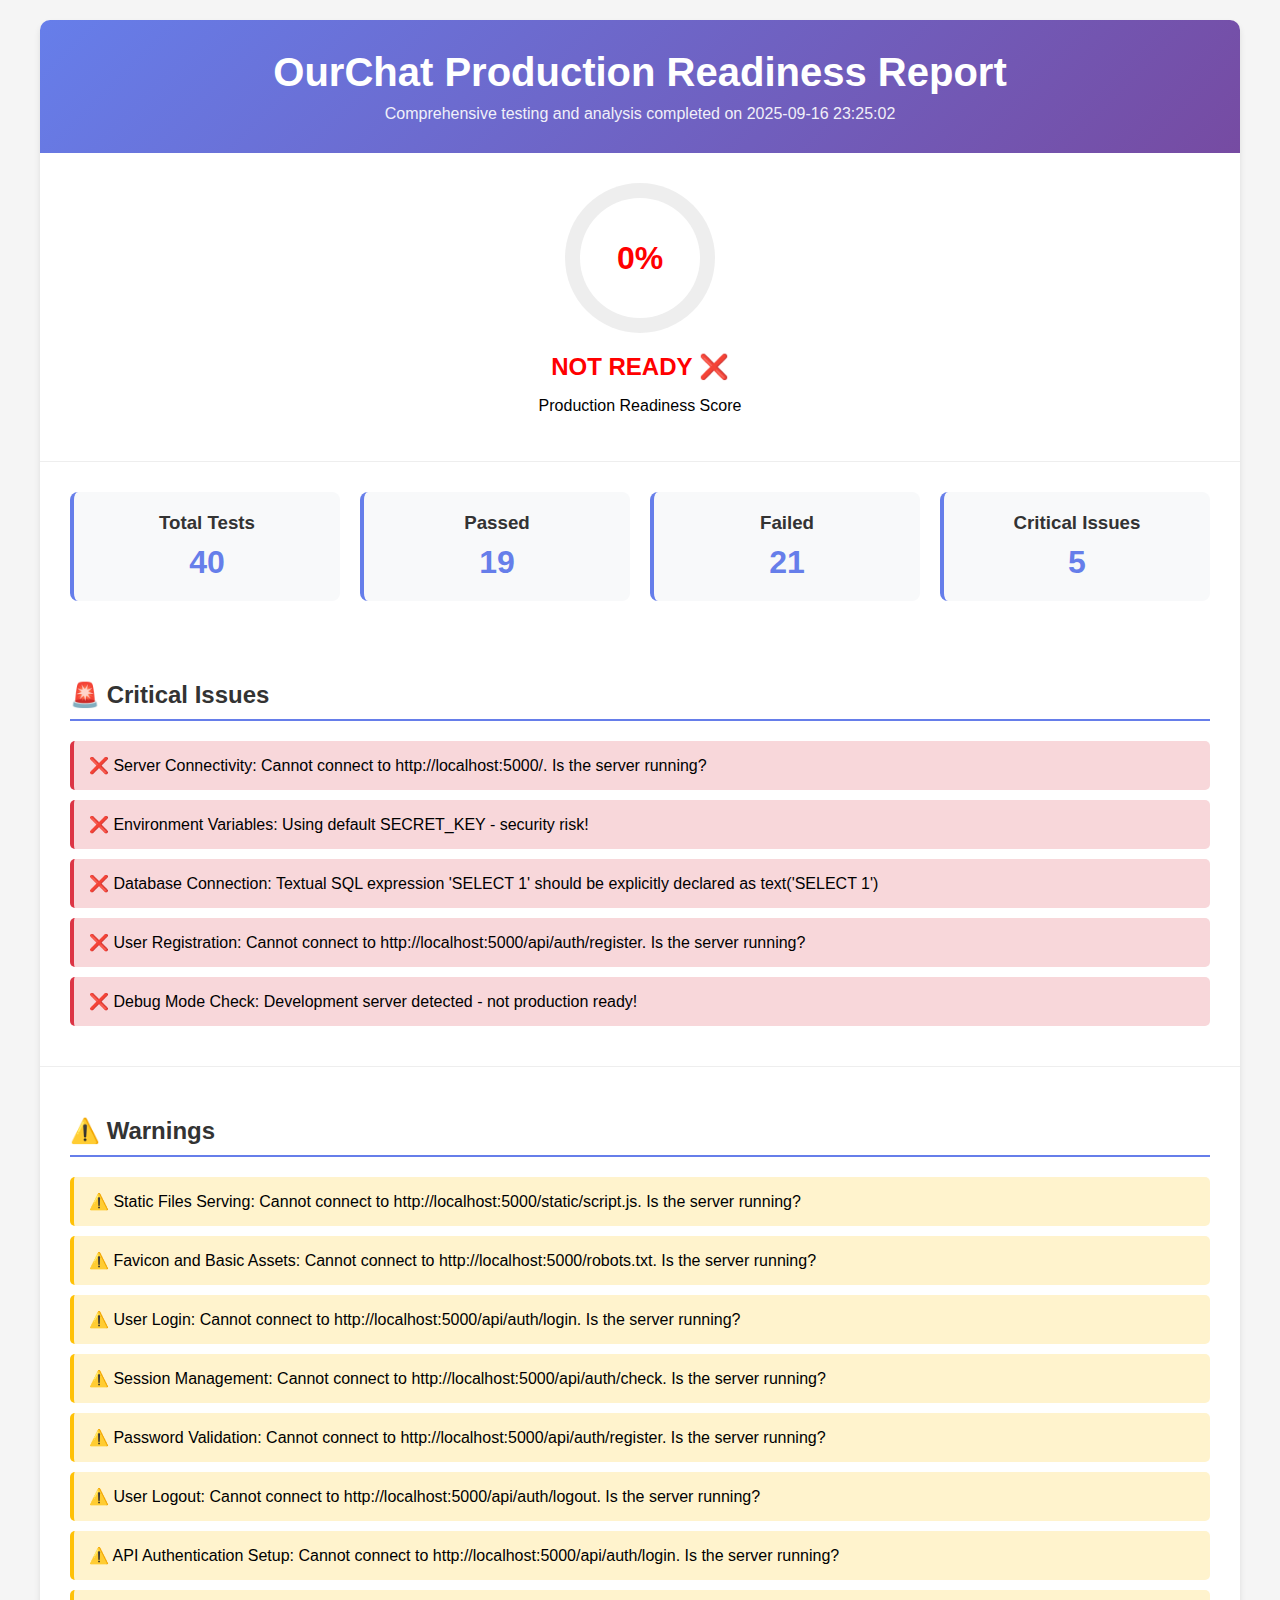
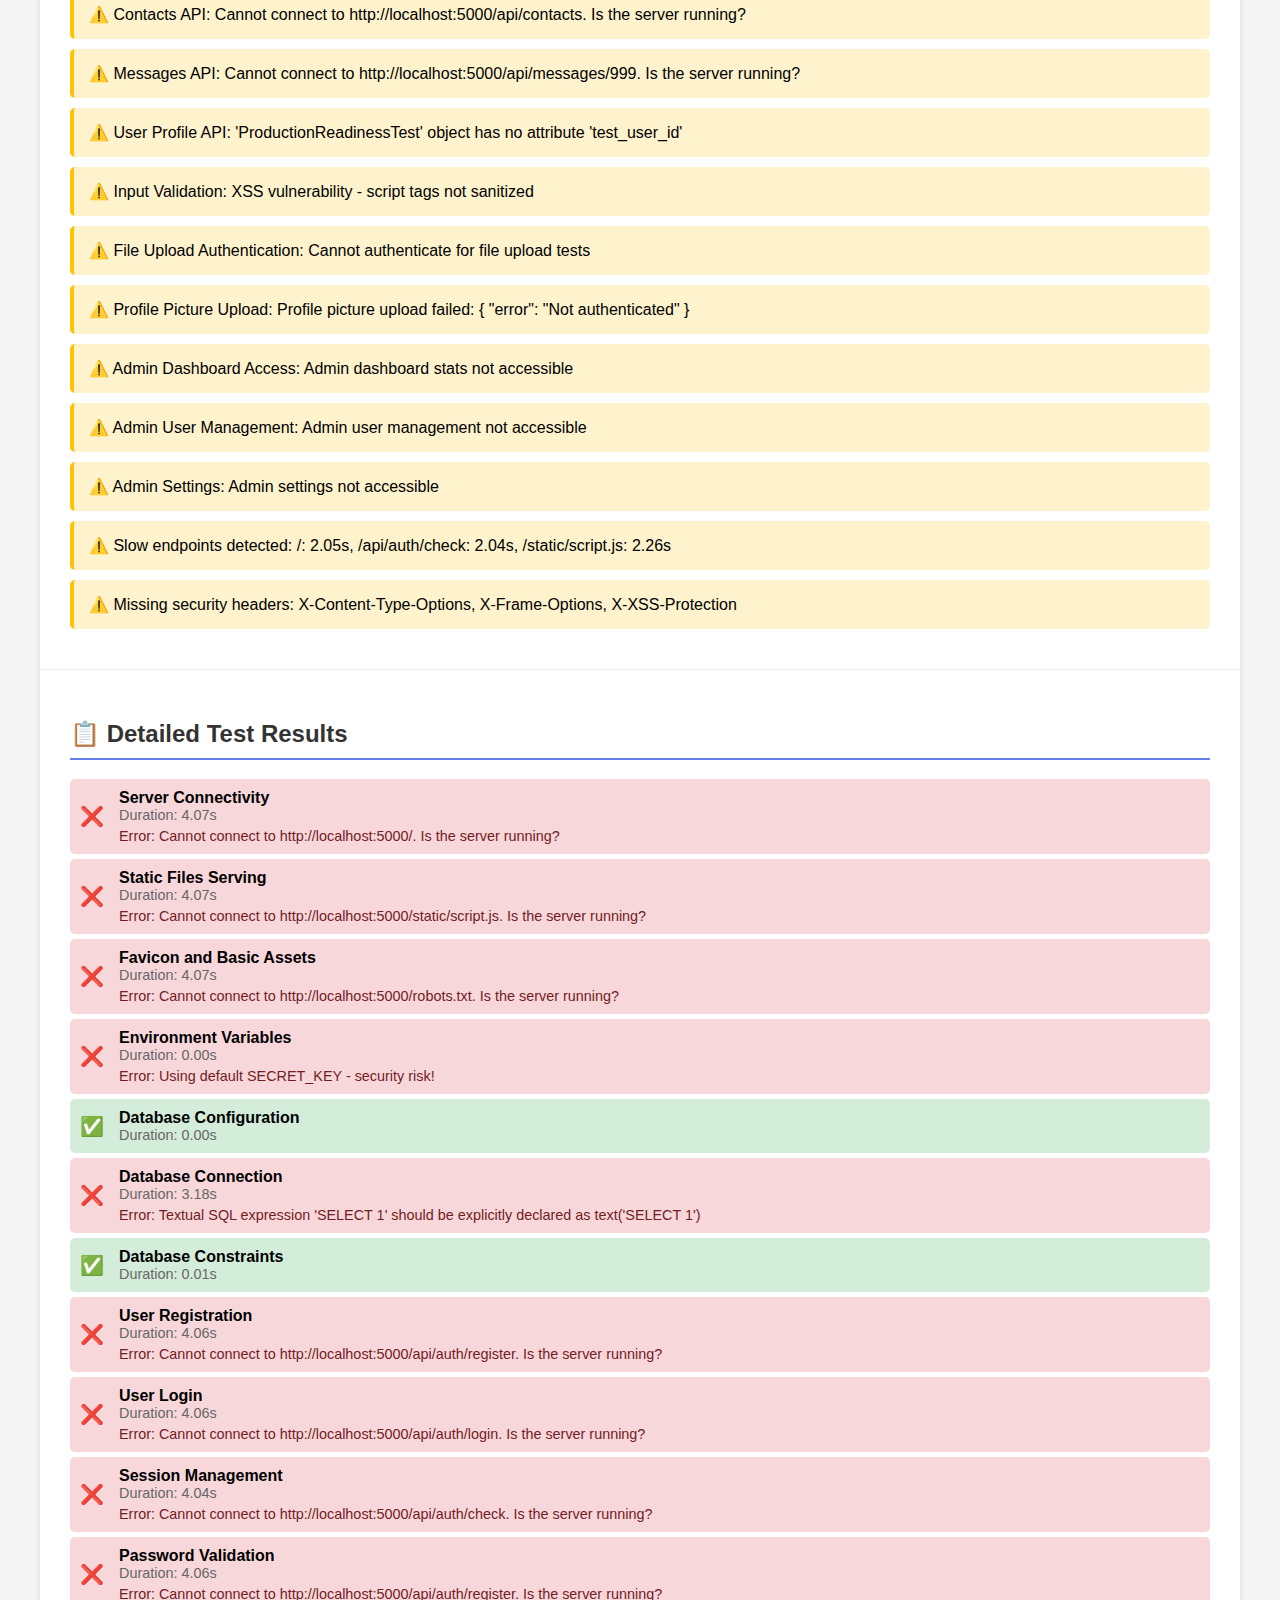
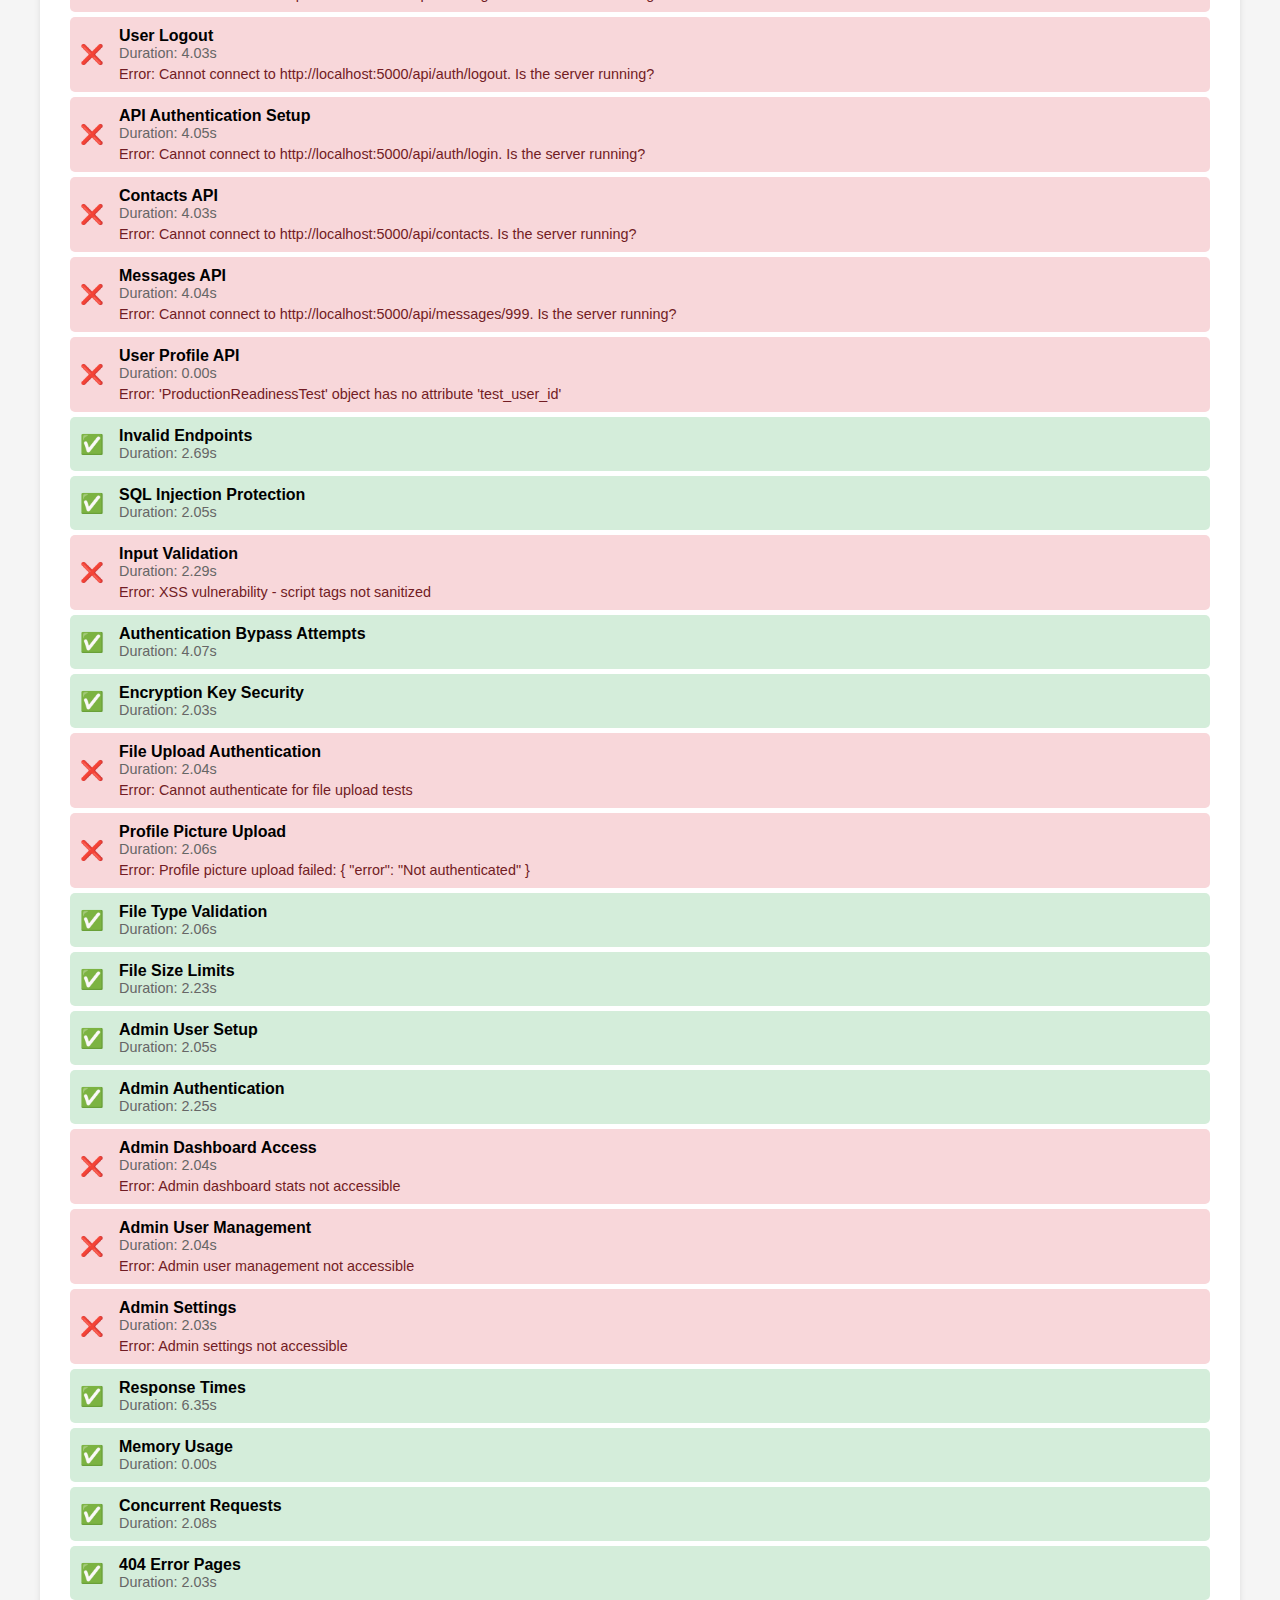
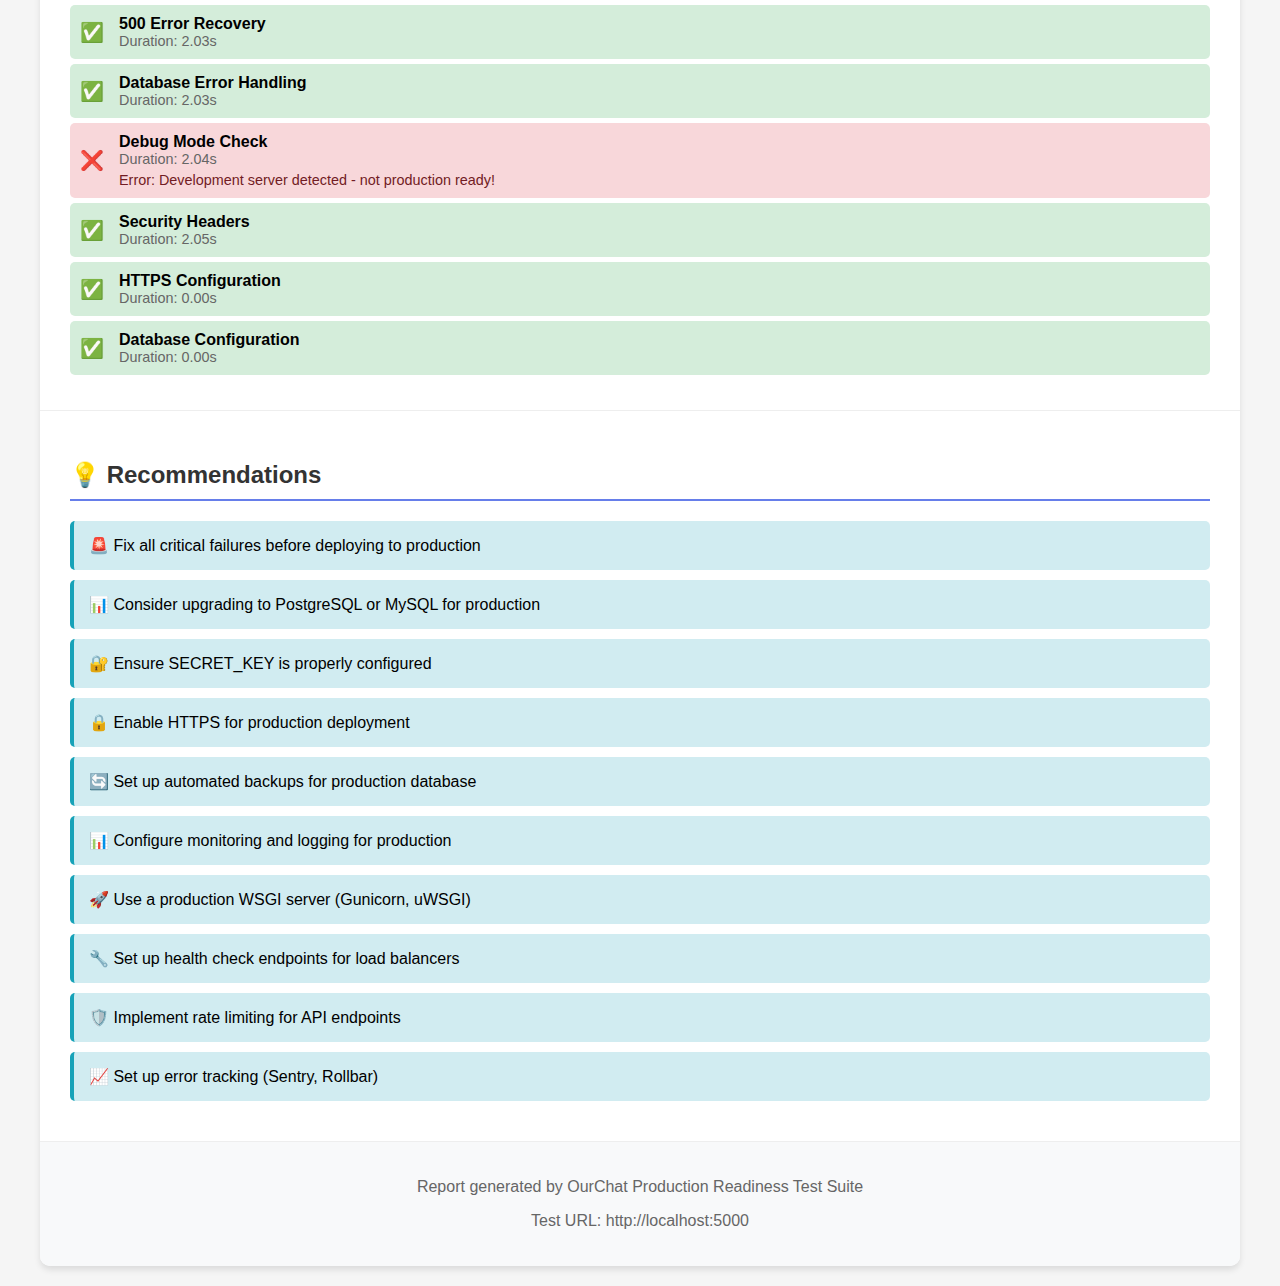
<file: production_readiness_report_20250916_232502.html>
<!DOCTYPE html>
<html lang="en">
<head>
    <meta charset="UTF-8">
    <meta name="viewport" content="width=device-width, initial-scale=1.0">
    <title>OurChat Production Readiness Report</title>
    <style>
        body { font-family: 'Segoe UI', Tahoma, Geneva, Verdana, sans-serif; margin: 0; padding: 20px; background: #f5f5f5; }
        .container { max-width: 1200px; margin: 0 auto; background: white; border-radius: 10px; box-shadow: 0 4px 6px rgba(0,0,0,0.1); }
        .header { background: linear-gradient(135deg, #667eea 0%, #764ba2 100%); color: white; padding: 30px; text-align: center; border-radius: 10px 10px 0 0; }
        .header h1 { margin: 0; font-size: 2.5em; }
        .header p { margin: 10px 0 0 0; opacity: 0.9; }
        .score-section { padding: 30px; text-align: center; border-bottom: 1px solid #eee; }
        .score-circle { width: 150px; height: 150px; border-radius: 50%; background: conic-gradient(red 0%, #eee 0%); display: flex; align-items: center; justify-content: center; margin: 0 auto 20px; position: relative; }
        .score-circle::before { content: ''; width: 120px; height: 120px; border-radius: 50%; background: white; position: absolute; }
        .score-text { position: relative; z-index: 1; font-size: 2em; font-weight: bold; color: red; }
        .readiness-status { font-size: 1.5em; font-weight: bold; color: red; margin-bottom: 10px; }
        .stats-grid { display: grid; grid-template-columns: repeat(auto-fit, minmax(200px, 1fr)); gap: 20px; padding: 30px; }
        .stat-card { background: #f8f9fa; padding: 20px; border-radius: 8px; text-align: center; border-left: 4px solid #667eea; }
        .stat-card h3 { margin: 0 0 10px 0; color: #333; }
        .stat-card .number { font-size: 2em; font-weight: bold; color: #667eea; }
        .section { padding: 30px; border-bottom: 1px solid #eee; }
        .section h2 { color: #333; border-bottom: 2px solid #667eea; padding-bottom: 10px; }
        .test-item { display: flex; align-items: center; padding: 10px; margin: 5px 0; border-radius: 5px; }
        .test-item.passed { background: #d4edda; }
        .test-item.failed { background: #f8d7da; }
        .test-icon { font-size: 1.2em; margin-right: 15px; }
        .test-details { flex-grow: 1; }
        .test-duration { color: #666; font-size: 0.9em; }
        .error-message { color: #721c24; font-size: 0.9em; margin-top: 5px; }
        .critical { background: #f8d7da; border-left: 4px solid #dc3545; padding: 15px; margin: 10px 0; border-radius: 5px; }
        .warning { background: #fff3cd; border-left: 4px solid #ffc107; padding: 15px; margin: 10px 0; border-radius: 5px; }
        .recommendation { background: #d1ecf1; border-left: 4px solid #17a2b8; padding: 15px; margin: 10px 0; border-radius: 5px; }
        .footer { padding: 20px 30px; background: #f8f9fa; text-align: center; color: #666; border-radius: 0 0 10px 10px; }
        @media (max-width: 768px) { .stats-grid { grid-template-columns: 1fr; } }
    </style>
</head>
<body>
    <div class="container">
        <div class="header">
            <h1>OurChat Production Readiness Report</h1>
            <p>Comprehensive testing and analysis completed on 2025-09-16 23:25:02</p>
        </div>
        
        <div class="score-section">
            <div class="score-circle">
                <div class="score-text">0%</div>
            </div>
            <div class="readiness-status">NOT READY ❌</div>
            <p>Production Readiness Score</p>
        </div>
        
        <div class="stats-grid">
            <div class="stat-card">
                <h3>Total Tests</h3>
                <div class="number">40</div>
            </div>
            <div class="stat-card">
                <h3>Passed</h3>
                <div class="number">19</div>
            </div>
            <div class="stat-card">
                <h3>Failed</h3>
                <div class="number">21</div>
            </div>
            <div class="stat-card">
                <h3>Critical Issues</h3>
                <div class="number">5</div>
            </div>
        </div>
        
        <div class="section">
            <h2>🚨 Critical Issues</h2>
            <div class="critical">❌ Server Connectivity: Cannot connect to http://localhost:5000/. Is the server running?</div><div class="critical">❌ Environment Variables: Using default SECRET_KEY - security risk!</div><div class="critical">❌ Database Connection: Textual SQL expression 'SELECT 1' should be explicitly declared as text('SELECT 1')</div><div class="critical">❌ User Registration: Cannot connect to http://localhost:5000/api/auth/register. Is the server running?</div><div class="critical">❌ Debug Mode Check: Development server detected - not production ready!</div>
        </div>
        
        <div class="section">
            <h2>⚠️ Warnings</h2>
            <div class="warning">⚠️ Static Files Serving: Cannot connect to http://localhost:5000/static/script.js. Is the server running?</div><div class="warning">⚠️ Favicon and Basic Assets: Cannot connect to http://localhost:5000/robots.txt. Is the server running?</div><div class="warning">⚠️ User Login: Cannot connect to http://localhost:5000/api/auth/login. Is the server running?</div><div class="warning">⚠️ Session Management: Cannot connect to http://localhost:5000/api/auth/check. Is the server running?</div><div class="warning">⚠️ Password Validation: Cannot connect to http://localhost:5000/api/auth/register. Is the server running?</div><div class="warning">⚠️ User Logout: Cannot connect to http://localhost:5000/api/auth/logout. Is the server running?</div><div class="warning">⚠️ API Authentication Setup: Cannot connect to http://localhost:5000/api/auth/login. Is the server running?</div><div class="warning">⚠️ Contacts API: Cannot connect to http://localhost:5000/api/contacts. Is the server running?</div><div class="warning">⚠️ Messages API: Cannot connect to http://localhost:5000/api/messages/999. Is the server running?</div><div class="warning">⚠️ User Profile API: 'ProductionReadinessTest' object has no attribute 'test_user_id'</div><div class="warning">⚠️ Input Validation: XSS vulnerability - script tags not sanitized</div><div class="warning">⚠️ File Upload Authentication: Cannot authenticate for file upload tests</div><div class="warning">⚠️ Profile Picture Upload: Profile picture upload failed: {
  "error": "Not authenticated"
}
</div><div class="warning">⚠️ Admin Dashboard Access: Admin dashboard stats not accessible</div><div class="warning">⚠️ Admin User Management: Admin user management not accessible</div><div class="warning">⚠️ Admin Settings: Admin settings not accessible</div><div class="warning">⚠️ Slow endpoints detected: /: 2.05s, /api/auth/check: 2.04s, /static/script.js: 2.26s</div><div class="warning">⚠️ Missing security headers: X-Content-Type-Options, X-Frame-Options, X-XSS-Protection</div>
        </div>
        
        <div class="section">
            <h2>📋 Detailed Test Results</h2>
            
                <div class="test-item failed">
                    <span class="test-icon">❌</span>
                    <div class="test-details">
                        <div><strong>Server Connectivity</strong></div>
                        <div class="test-duration">Duration: 4.07s</div>
                        <div class="error-message">Error: Cannot connect to http://localhost:5000/. Is the server running?</div>
                    </div>
                </div>
            
                <div class="test-item failed">
                    <span class="test-icon">❌</span>
                    <div class="test-details">
                        <div><strong>Static Files Serving</strong></div>
                        <div class="test-duration">Duration: 4.07s</div>
                        <div class="error-message">Error: Cannot connect to http://localhost:5000/static/script.js. Is the server running?</div>
                    </div>
                </div>
            
                <div class="test-item failed">
                    <span class="test-icon">❌</span>
                    <div class="test-details">
                        <div><strong>Favicon and Basic Assets</strong></div>
                        <div class="test-duration">Duration: 4.07s</div>
                        <div class="error-message">Error: Cannot connect to http://localhost:5000/robots.txt. Is the server running?</div>
                    </div>
                </div>
            
                <div class="test-item failed">
                    <span class="test-icon">❌</span>
                    <div class="test-details">
                        <div><strong>Environment Variables</strong></div>
                        <div class="test-duration">Duration: 0.00s</div>
                        <div class="error-message">Error: Using default SECRET_KEY - security risk!</div>
                    </div>
                </div>
            
                <div class="test-item passed">
                    <span class="test-icon">✅</span>
                    <div class="test-details">
                        <div><strong>Database Configuration</strong></div>
                        <div class="test-duration">Duration: 0.00s</div>
                        
                    </div>
                </div>
            
                <div class="test-item failed">
                    <span class="test-icon">❌</span>
                    <div class="test-details">
                        <div><strong>Database Connection</strong></div>
                        <div class="test-duration">Duration: 3.18s</div>
                        <div class="error-message">Error: Textual SQL expression 'SELECT 1' should be explicitly declared as text('SELECT 1')</div>
                    </div>
                </div>
            
                <div class="test-item passed">
                    <span class="test-icon">✅</span>
                    <div class="test-details">
                        <div><strong>Database Constraints</strong></div>
                        <div class="test-duration">Duration: 0.01s</div>
                        
                    </div>
                </div>
            
                <div class="test-item failed">
                    <span class="test-icon">❌</span>
                    <div class="test-details">
                        <div><strong>User Registration</strong></div>
                        <div class="test-duration">Duration: 4.06s</div>
                        <div class="error-message">Error: Cannot connect to http://localhost:5000/api/auth/register. Is the server running?</div>
                    </div>
                </div>
            
                <div class="test-item failed">
                    <span class="test-icon">❌</span>
                    <div class="test-details">
                        <div><strong>User Login</strong></div>
                        <div class="test-duration">Duration: 4.06s</div>
                        <div class="error-message">Error: Cannot connect to http://localhost:5000/api/auth/login. Is the server running?</div>
                    </div>
                </div>
            
                <div class="test-item failed">
                    <span class="test-icon">❌</span>
                    <div class="test-details">
                        <div><strong>Session Management</strong></div>
                        <div class="test-duration">Duration: 4.04s</div>
                        <div class="error-message">Error: Cannot connect to http://localhost:5000/api/auth/check. Is the server running?</div>
                    </div>
                </div>
            
                <div class="test-item failed">
                    <span class="test-icon">❌</span>
                    <div class="test-details">
                        <div><strong>Password Validation</strong></div>
                        <div class="test-duration">Duration: 4.06s</div>
                        <div class="error-message">Error: Cannot connect to http://localhost:5000/api/auth/register. Is the server running?</div>
                    </div>
                </div>
            
                <div class="test-item failed">
                    <span class="test-icon">❌</span>
                    <div class="test-details">
                        <div><strong>User Logout</strong></div>
                        <div class="test-duration">Duration: 4.03s</div>
                        <div class="error-message">Error: Cannot connect to http://localhost:5000/api/auth/logout. Is the server running?</div>
                    </div>
                </div>
            
                <div class="test-item failed">
                    <span class="test-icon">❌</span>
                    <div class="test-details">
                        <div><strong>API Authentication Setup</strong></div>
                        <div class="test-duration">Duration: 4.05s</div>
                        <div class="error-message">Error: Cannot connect to http://localhost:5000/api/auth/login. Is the server running?</div>
                    </div>
                </div>
            
                <div class="test-item failed">
                    <span class="test-icon">❌</span>
                    <div class="test-details">
                        <div><strong>Contacts API</strong></div>
                        <div class="test-duration">Duration: 4.03s</div>
                        <div class="error-message">Error: Cannot connect to http://localhost:5000/api/contacts. Is the server running?</div>
                    </div>
                </div>
            
                <div class="test-item failed">
                    <span class="test-icon">❌</span>
                    <div class="test-details">
                        <div><strong>Messages API</strong></div>
                        <div class="test-duration">Duration: 4.04s</div>
                        <div class="error-message">Error: Cannot connect to http://localhost:5000/api/messages/999. Is the server running?</div>
                    </div>
                </div>
            
                <div class="test-item failed">
                    <span class="test-icon">❌</span>
                    <div class="test-details">
                        <div><strong>User Profile API</strong></div>
                        <div class="test-duration">Duration: 0.00s</div>
                        <div class="error-message">Error: 'ProductionReadinessTest' object has no attribute 'test_user_id'</div>
                    </div>
                </div>
            
                <div class="test-item passed">
                    <span class="test-icon">✅</span>
                    <div class="test-details">
                        <div><strong>Invalid Endpoints</strong></div>
                        <div class="test-duration">Duration: 2.69s</div>
                        
                    </div>
                </div>
            
                <div class="test-item passed">
                    <span class="test-icon">✅</span>
                    <div class="test-details">
                        <div><strong>SQL Injection Protection</strong></div>
                        <div class="test-duration">Duration: 2.05s</div>
                        
                    </div>
                </div>
            
                <div class="test-item failed">
                    <span class="test-icon">❌</span>
                    <div class="test-details">
                        <div><strong>Input Validation</strong></div>
                        <div class="test-duration">Duration: 2.29s</div>
                        <div class="error-message">Error: XSS vulnerability - script tags not sanitized</div>
                    </div>
                </div>
            
                <div class="test-item passed">
                    <span class="test-icon">✅</span>
                    <div class="test-details">
                        <div><strong>Authentication Bypass Attempts</strong></div>
                        <div class="test-duration">Duration: 4.07s</div>
                        
                    </div>
                </div>
            
                <div class="test-item passed">
                    <span class="test-icon">✅</span>
                    <div class="test-details">
                        <div><strong>Encryption Key Security</strong></div>
                        <div class="test-duration">Duration: 2.03s</div>
                        
                    </div>
                </div>
            
                <div class="test-item failed">
                    <span class="test-icon">❌</span>
                    <div class="test-details">
                        <div><strong>File Upload Authentication</strong></div>
                        <div class="test-duration">Duration: 2.04s</div>
                        <div class="error-message">Error: Cannot authenticate for file upload tests</div>
                    </div>
                </div>
            
                <div class="test-item failed">
                    <span class="test-icon">❌</span>
                    <div class="test-details">
                        <div><strong>Profile Picture Upload</strong></div>
                        <div class="test-duration">Duration: 2.06s</div>
                        <div class="error-message">Error: Profile picture upload failed: {
  "error": "Not authenticated"
}
</div>
                    </div>
                </div>
            
                <div class="test-item passed">
                    <span class="test-icon">✅</span>
                    <div class="test-details">
                        <div><strong>File Type Validation</strong></div>
                        <div class="test-duration">Duration: 2.06s</div>
                        
                    </div>
                </div>
            
                <div class="test-item passed">
                    <span class="test-icon">✅</span>
                    <div class="test-details">
                        <div><strong>File Size Limits</strong></div>
                        <div class="test-duration">Duration: 2.23s</div>
                        
                    </div>
                </div>
            
                <div class="test-item passed">
                    <span class="test-icon">✅</span>
                    <div class="test-details">
                        <div><strong>Admin User Setup</strong></div>
                        <div class="test-duration">Duration: 2.05s</div>
                        
                    </div>
                </div>
            
                <div class="test-item passed">
                    <span class="test-icon">✅</span>
                    <div class="test-details">
                        <div><strong>Admin Authentication</strong></div>
                        <div class="test-duration">Duration: 2.25s</div>
                        
                    </div>
                </div>
            
                <div class="test-item failed">
                    <span class="test-icon">❌</span>
                    <div class="test-details">
                        <div><strong>Admin Dashboard Access</strong></div>
                        <div class="test-duration">Duration: 2.04s</div>
                        <div class="error-message">Error: Admin dashboard stats not accessible</div>
                    </div>
                </div>
            
                <div class="test-item failed">
                    <span class="test-icon">❌</span>
                    <div class="test-details">
                        <div><strong>Admin User Management</strong></div>
                        <div class="test-duration">Duration: 2.04s</div>
                        <div class="error-message">Error: Admin user management not accessible</div>
                    </div>
                </div>
            
                <div class="test-item failed">
                    <span class="test-icon">❌</span>
                    <div class="test-details">
                        <div><strong>Admin Settings</strong></div>
                        <div class="test-duration">Duration: 2.03s</div>
                        <div class="error-message">Error: Admin settings not accessible</div>
                    </div>
                </div>
            
                <div class="test-item passed">
                    <span class="test-icon">✅</span>
                    <div class="test-details">
                        <div><strong>Response Times</strong></div>
                        <div class="test-duration">Duration: 6.35s</div>
                        
                    </div>
                </div>
            
                <div class="test-item passed">
                    <span class="test-icon">✅</span>
                    <div class="test-details">
                        <div><strong>Memory Usage</strong></div>
                        <div class="test-duration">Duration: 0.00s</div>
                        
                    </div>
                </div>
            
                <div class="test-item passed">
                    <span class="test-icon">✅</span>
                    <div class="test-details">
                        <div><strong>Concurrent Requests</strong></div>
                        <div class="test-duration">Duration: 2.08s</div>
                        
                    </div>
                </div>
            
                <div class="test-item passed">
                    <span class="test-icon">✅</span>
                    <div class="test-details">
                        <div><strong>404 Error Pages</strong></div>
                        <div class="test-duration">Duration: 2.03s</div>
                        
                    </div>
                </div>
            
                <div class="test-item passed">
                    <span class="test-icon">✅</span>
                    <div class="test-details">
                        <div><strong>500 Error Recovery</strong></div>
                        <div class="test-duration">Duration: 2.03s</div>
                        
                    </div>
                </div>
            
                <div class="test-item passed">
                    <span class="test-icon">✅</span>
                    <div class="test-details">
                        <div><strong>Database Error Handling</strong></div>
                        <div class="test-duration">Duration: 2.03s</div>
                        
                    </div>
                </div>
            
                <div class="test-item failed">
                    <span class="test-icon">❌</span>
                    <div class="test-details">
                        <div><strong>Debug Mode Check</strong></div>
                        <div class="test-duration">Duration: 2.04s</div>
                        <div class="error-message">Error: Development server detected - not production ready!</div>
                    </div>
                </div>
            
                <div class="test-item passed">
                    <span class="test-icon">✅</span>
                    <div class="test-details">
                        <div><strong>Security Headers</strong></div>
                        <div class="test-duration">Duration: 2.05s</div>
                        
                    </div>
                </div>
            
                <div class="test-item passed">
                    <span class="test-icon">✅</span>
                    <div class="test-details">
                        <div><strong>HTTPS Configuration</strong></div>
                        <div class="test-duration">Duration: 0.00s</div>
                        
                    </div>
                </div>
            
                <div class="test-item passed">
                    <span class="test-icon">✅</span>
                    <div class="test-details">
                        <div><strong>Database Configuration</strong></div>
                        <div class="test-duration">Duration: 0.00s</div>
                        
                    </div>
                </div>
            
        </div>
        
        <div class="section">
            <h2>💡 Recommendations</h2>
            <div class="recommendation">🚨 Fix all critical failures before deploying to production</div>
            <div class="recommendation">📊 Consider upgrading to PostgreSQL or MySQL for production</div>
            <div class="recommendation">🔐 Ensure SECRET_KEY is properly configured</div>
            <div class="recommendation">🔒 Enable HTTPS for production deployment</div>
            <div class="recommendation">🔄 Set up automated backups for production database</div>
            <div class="recommendation">📊 Configure monitoring and logging for production</div>
            <div class="recommendation">🚀 Use a production WSGI server (Gunicorn, uWSGI)</div>
            <div class="recommendation">🔧 Set up health check endpoints for load balancers</div>
            <div class="recommendation">🛡️ Implement rate limiting for API endpoints</div>
            <div class="recommendation">📈 Set up error tracking (Sentry, Rollbar)</div>
        </div>
        
        <div class="footer">
            <p>Report generated by OurChat Production Readiness Test Suite</p>
            <p>Test URL: http://localhost:5000</p>
        </div>
    </div>
</body>
</html>
</file>
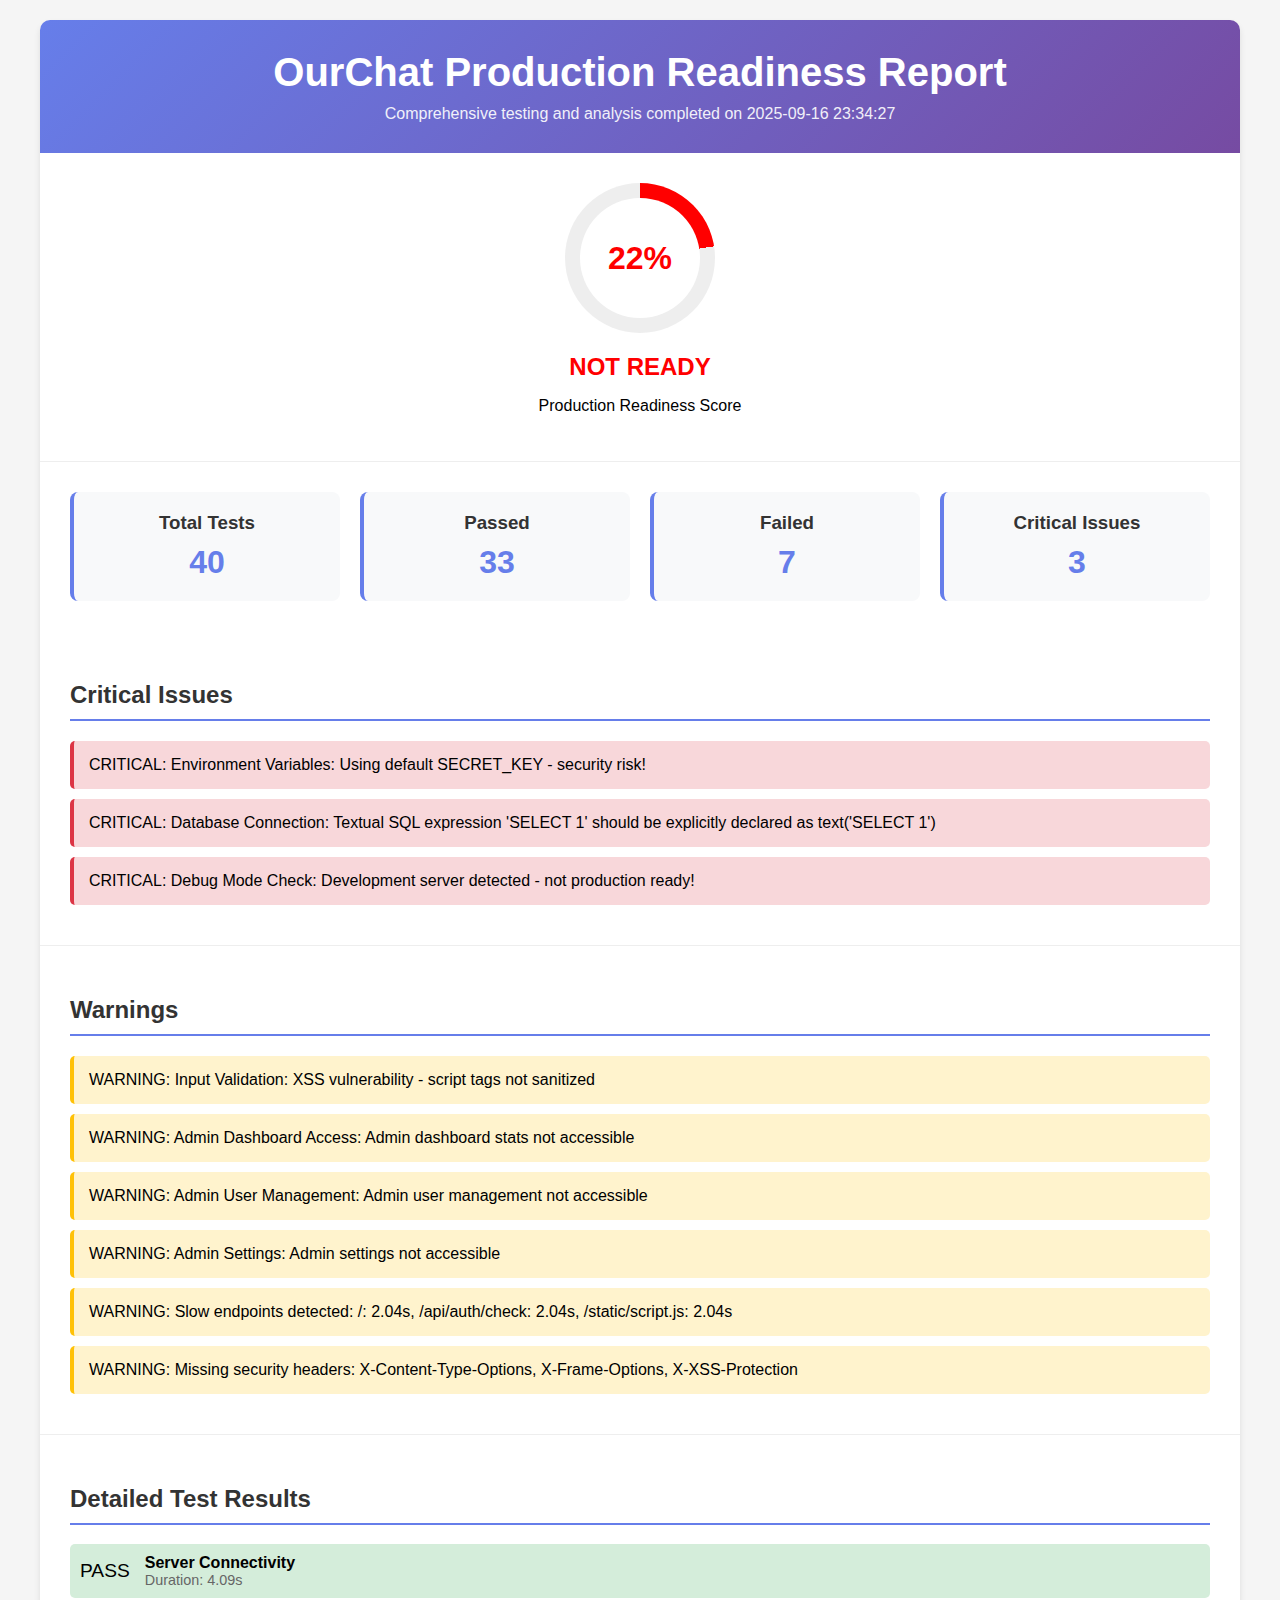
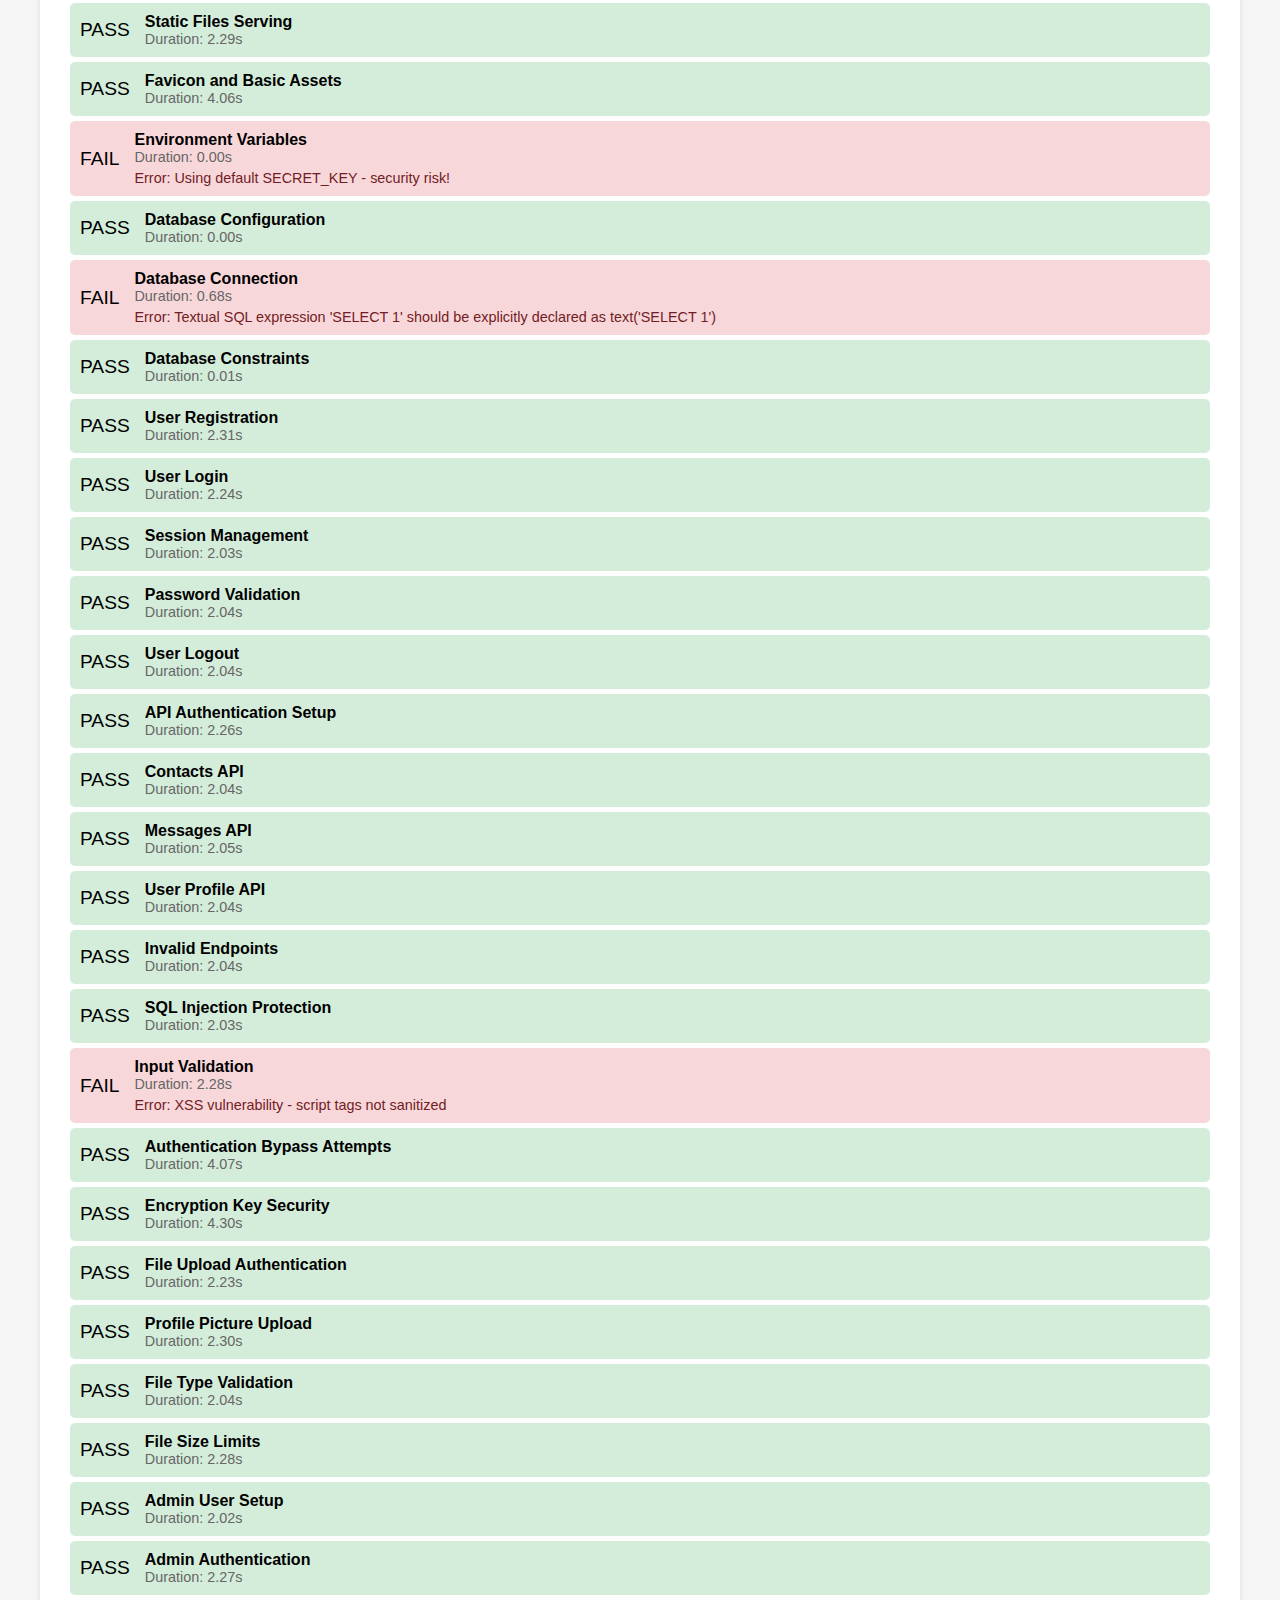
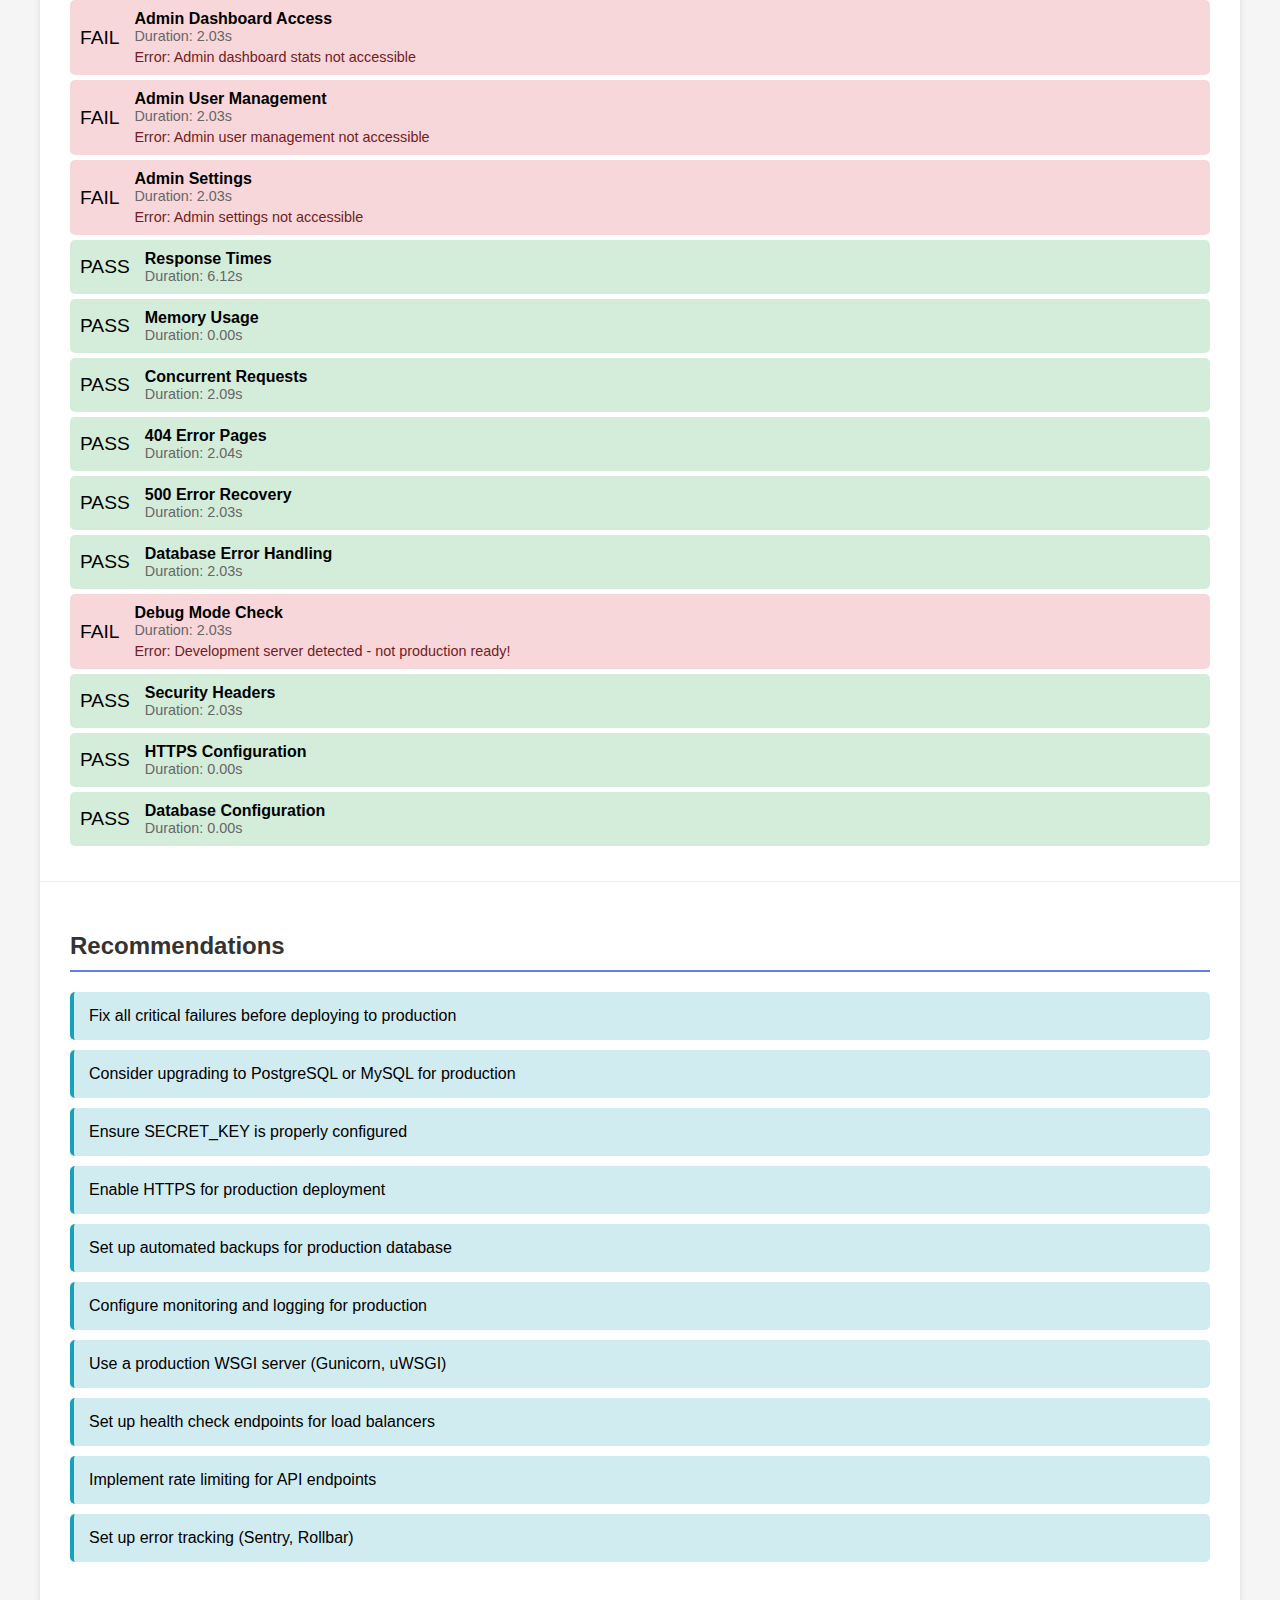
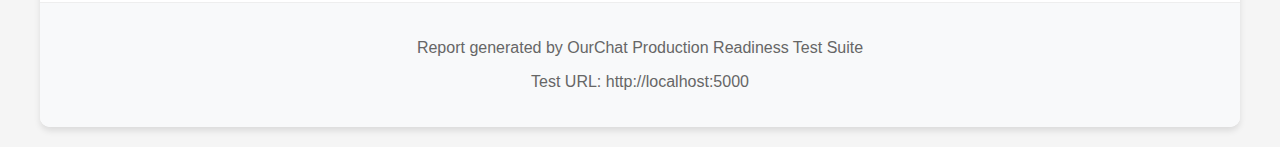
<file: production_readiness_report_20250916_233427.html>
<!DOCTYPE html>
<html lang="en">
<head>
    <meta charset="UTF-8">
    <meta name="viewport" content="width=device-width, initial-scale=1.0">
    <title>OurChat Production Readiness Report</title>
    <style>
        body { font-family: 'Segoe UI', Tahoma, Geneva, Verdana, sans-serif; margin: 0; padding: 20px; background: #f5f5f5; }
        .container { max-width: 1200px; margin: 0 auto; background: white; border-radius: 10px; box-shadow: 0 4px 6px rgba(0,0,0,0.1); }
        .header { background: linear-gradient(135deg, #667eea 0%, #764ba2 100%); color: white; padding: 30px; text-align: center; border-radius: 10px 10px 0 0; }
        .header h1 { margin: 0; font-size: 2.5em; }
        .header p { margin: 10px 0 0 0; opacity: 0.9; }
        .score-section { padding: 30px; text-align: center; border-bottom: 1px solid #eee; }
        .score-circle { width: 150px; height: 150px; border-radius: 50%; background: conic-gradient(red 22.5%, #eee 22.5%); display: flex; align-items: center; justify-content: center; margin: 0 auto 20px; position: relative; }
        .score-circle::before { content: ''; width: 120px; height: 120px; border-radius: 50%; background: white; position: absolute; }
        .score-text { position: relative; z-index: 1; font-size: 2em; font-weight: bold; color: red; }
        .readiness-status { font-size: 1.5em; font-weight: bold; color: red; margin-bottom: 10px; }
        .stats-grid { display: grid; grid-template-columns: repeat(auto-fit, minmax(200px, 1fr)); gap: 20px; padding: 30px; }
        .stat-card { background: #f8f9fa; padding: 20px; border-radius: 8px; text-align: center; border-left: 4px solid #667eea; }
        .stat-card h3 { margin: 0 0 10px 0; color: #333; }
        .stat-card .number { font-size: 2em; font-weight: bold; color: #667eea; }
        .section { padding: 30px; border-bottom: 1px solid #eee; }
        .section h2 { color: #333; border-bottom: 2px solid #667eea; padding-bottom: 10px; }
        .test-item { display: flex; align-items: center; padding: 10px; margin: 5px 0; border-radius: 5px; }
        .test-item.passed { background: #d4edda; }
        .test-item.failed { background: #f8d7da; }
        .test-icon { font-size: 1.2em; margin-right: 15px; }
        .test-details { flex-grow: 1; }
        .test-duration { color: #666; font-size: 0.9em; }
        .error-message { color: #721c24; font-size: 0.9em; margin-top: 5px; }
        .critical { background: #f8d7da; border-left: 4px solid #dc3545; padding: 15px; margin: 10px 0; border-radius: 5px; }
        .warning { background: #fff3cd; border-left: 4px solid #ffc107; padding: 15px; margin: 10px 0; border-radius: 5px; }
        .recommendation { background: #d1ecf1; border-left: 4px solid #17a2b8; padding: 15px; margin: 10px 0; border-radius: 5px; }
        .footer { padding: 20px 30px; background: #f8f9fa; text-align: center; color: #666; border-radius: 0 0 10px 10px; }
        @media (max-width: 768px) { .stats-grid { grid-template-columns: 1fr; } }
    </style>
</head>
<body>
    <div class="container">
        <div class="header">
            <h1>OurChat Production Readiness Report</h1>
            <p>Comprehensive testing and analysis completed on 2025-09-16 23:34:27</p>
        </div>
        
        <div class="score-section">
            <div class="score-circle">
                <div class="score-text">22%</div>
            </div>
            <div class="readiness-status">NOT READY</div>
            <p>Production Readiness Score</p>
        </div>
        
        <div class="stats-grid">
            <div class="stat-card">
                <h3>Total Tests</h3>
                <div class="number">40</div>
            </div>
            <div class="stat-card">
                <h3>Passed</h3>
                <div class="number">33</div>
            </div>
            <div class="stat-card">
                <h3>Failed</h3>
                <div class="number">7</div>
            </div>
            <div class="stat-card">
                <h3>Critical Issues</h3>
                <div class="number">3</div>
            </div>
        </div>
        
        <div class="section">
            <h2>Critical Issues</h2>
            <div class="critical">CRITICAL: Environment Variables: Using default SECRET_KEY - security risk!</div><div class="critical">CRITICAL: Database Connection: Textual SQL expression 'SELECT 1' should be explicitly declared as text('SELECT 1')</div><div class="critical">CRITICAL: Debug Mode Check: Development server detected - not production ready!</div>
        </div>
        
        <div class="section">
            <h2>Warnings</h2>
            <div class="warning">WARNING: Input Validation: XSS vulnerability - script tags not sanitized</div><div class="warning">WARNING: Admin Dashboard Access: Admin dashboard stats not accessible</div><div class="warning">WARNING: Admin User Management: Admin user management not accessible</div><div class="warning">WARNING: Admin Settings: Admin settings not accessible</div><div class="warning">WARNING: Slow endpoints detected: /: 2.04s, /api/auth/check: 2.04s, /static/script.js: 2.04s</div><div class="warning">WARNING: Missing security headers: X-Content-Type-Options, X-Frame-Options, X-XSS-Protection</div>
        </div>
        
        <div class="section">
            <h2>Detailed Test Results</h2>
            
                <div class="test-item passed">
                    <span class="test-icon">PASS</span>
                    <div class="test-details">
                        <div><strong>Server Connectivity</strong></div>
                        <div class="test-duration">Duration: 4.09s</div>
                        
                    </div>
                </div>
            
                <div class="test-item passed">
                    <span class="test-icon">PASS</span>
                    <div class="test-details">
                        <div><strong>Static Files Serving</strong></div>
                        <div class="test-duration">Duration: 2.29s</div>
                        
                    </div>
                </div>
            
                <div class="test-item passed">
                    <span class="test-icon">PASS</span>
                    <div class="test-details">
                        <div><strong>Favicon and Basic Assets</strong></div>
                        <div class="test-duration">Duration: 4.06s</div>
                        
                    </div>
                </div>
            
                <div class="test-item failed">
                    <span class="test-icon">FAIL</span>
                    <div class="test-details">
                        <div><strong>Environment Variables</strong></div>
                        <div class="test-duration">Duration: 0.00s</div>
                        <div class="error-message">Error: Using default SECRET_KEY - security risk!</div>
                    </div>
                </div>
            
                <div class="test-item passed">
                    <span class="test-icon">PASS</span>
                    <div class="test-details">
                        <div><strong>Database Configuration</strong></div>
                        <div class="test-duration">Duration: 0.00s</div>
                        
                    </div>
                </div>
            
                <div class="test-item failed">
                    <span class="test-icon">FAIL</span>
                    <div class="test-details">
                        <div><strong>Database Connection</strong></div>
                        <div class="test-duration">Duration: 0.68s</div>
                        <div class="error-message">Error: Textual SQL expression 'SELECT 1' should be explicitly declared as text('SELECT 1')</div>
                    </div>
                </div>
            
                <div class="test-item passed">
                    <span class="test-icon">PASS</span>
                    <div class="test-details">
                        <div><strong>Database Constraints</strong></div>
                        <div class="test-duration">Duration: 0.01s</div>
                        
                    </div>
                </div>
            
                <div class="test-item passed">
                    <span class="test-icon">PASS</span>
                    <div class="test-details">
                        <div><strong>User Registration</strong></div>
                        <div class="test-duration">Duration: 2.31s</div>
                        
                    </div>
                </div>
            
                <div class="test-item passed">
                    <span class="test-icon">PASS</span>
                    <div class="test-details">
                        <div><strong>User Login</strong></div>
                        <div class="test-duration">Duration: 2.24s</div>
                        
                    </div>
                </div>
            
                <div class="test-item passed">
                    <span class="test-icon">PASS</span>
                    <div class="test-details">
                        <div><strong>Session Management</strong></div>
                        <div class="test-duration">Duration: 2.03s</div>
                        
                    </div>
                </div>
            
                <div class="test-item passed">
                    <span class="test-icon">PASS</span>
                    <div class="test-details">
                        <div><strong>Password Validation</strong></div>
                        <div class="test-duration">Duration: 2.04s</div>
                        
                    </div>
                </div>
            
                <div class="test-item passed">
                    <span class="test-icon">PASS</span>
                    <div class="test-details">
                        <div><strong>User Logout</strong></div>
                        <div class="test-duration">Duration: 2.04s</div>
                        
                    </div>
                </div>
            
                <div class="test-item passed">
                    <span class="test-icon">PASS</span>
                    <div class="test-details">
                        <div><strong>API Authentication Setup</strong></div>
                        <div class="test-duration">Duration: 2.26s</div>
                        
                    </div>
                </div>
            
                <div class="test-item passed">
                    <span class="test-icon">PASS</span>
                    <div class="test-details">
                        <div><strong>Contacts API</strong></div>
                        <div class="test-duration">Duration: 2.04s</div>
                        
                    </div>
                </div>
            
                <div class="test-item passed">
                    <span class="test-icon">PASS</span>
                    <div class="test-details">
                        <div><strong>Messages API</strong></div>
                        <div class="test-duration">Duration: 2.05s</div>
                        
                    </div>
                </div>
            
                <div class="test-item passed">
                    <span class="test-icon">PASS</span>
                    <div class="test-details">
                        <div><strong>User Profile API</strong></div>
                        <div class="test-duration">Duration: 2.04s</div>
                        
                    </div>
                </div>
            
                <div class="test-item passed">
                    <span class="test-icon">PASS</span>
                    <div class="test-details">
                        <div><strong>Invalid Endpoints</strong></div>
                        <div class="test-duration">Duration: 2.04s</div>
                        
                    </div>
                </div>
            
                <div class="test-item passed">
                    <span class="test-icon">PASS</span>
                    <div class="test-details">
                        <div><strong>SQL Injection Protection</strong></div>
                        <div class="test-duration">Duration: 2.03s</div>
                        
                    </div>
                </div>
            
                <div class="test-item failed">
                    <span class="test-icon">FAIL</span>
                    <div class="test-details">
                        <div><strong>Input Validation</strong></div>
                        <div class="test-duration">Duration: 2.28s</div>
                        <div class="error-message">Error: XSS vulnerability - script tags not sanitized</div>
                    </div>
                </div>
            
                <div class="test-item passed">
                    <span class="test-icon">PASS</span>
                    <div class="test-details">
                        <div><strong>Authentication Bypass Attempts</strong></div>
                        <div class="test-duration">Duration: 4.07s</div>
                        
                    </div>
                </div>
            
                <div class="test-item passed">
                    <span class="test-icon">PASS</span>
                    <div class="test-details">
                        <div><strong>Encryption Key Security</strong></div>
                        <div class="test-duration">Duration: 4.30s</div>
                        
                    </div>
                </div>
            
                <div class="test-item passed">
                    <span class="test-icon">PASS</span>
                    <div class="test-details">
                        <div><strong>File Upload Authentication</strong></div>
                        <div class="test-duration">Duration: 2.23s</div>
                        
                    </div>
                </div>
            
                <div class="test-item passed">
                    <span class="test-icon">PASS</span>
                    <div class="test-details">
                        <div><strong>Profile Picture Upload</strong></div>
                        <div class="test-duration">Duration: 2.30s</div>
                        
                    </div>
                </div>
            
                <div class="test-item passed">
                    <span class="test-icon">PASS</span>
                    <div class="test-details">
                        <div><strong>File Type Validation</strong></div>
                        <div class="test-duration">Duration: 2.04s</div>
                        
                    </div>
                </div>
            
                <div class="test-item passed">
                    <span class="test-icon">PASS</span>
                    <div class="test-details">
                        <div><strong>File Size Limits</strong></div>
                        <div class="test-duration">Duration: 2.28s</div>
                        
                    </div>
                </div>
            
                <div class="test-item passed">
                    <span class="test-icon">PASS</span>
                    <div class="test-details">
                        <div><strong>Admin User Setup</strong></div>
                        <div class="test-duration">Duration: 2.02s</div>
                        
                    </div>
                </div>
            
                <div class="test-item passed">
                    <span class="test-icon">PASS</span>
                    <div class="test-details">
                        <div><strong>Admin Authentication</strong></div>
                        <div class="test-duration">Duration: 2.27s</div>
                        
                    </div>
                </div>
            
                <div class="test-item failed">
                    <span class="test-icon">FAIL</span>
                    <div class="test-details">
                        <div><strong>Admin Dashboard Access</strong></div>
                        <div class="test-duration">Duration: 2.03s</div>
                        <div class="error-message">Error: Admin dashboard stats not accessible</div>
                    </div>
                </div>
            
                <div class="test-item failed">
                    <span class="test-icon">FAIL</span>
                    <div class="test-details">
                        <div><strong>Admin User Management</strong></div>
                        <div class="test-duration">Duration: 2.03s</div>
                        <div class="error-message">Error: Admin user management not accessible</div>
                    </div>
                </div>
            
                <div class="test-item failed">
                    <span class="test-icon">FAIL</span>
                    <div class="test-details">
                        <div><strong>Admin Settings</strong></div>
                        <div class="test-duration">Duration: 2.03s</div>
                        <div class="error-message">Error: Admin settings not accessible</div>
                    </div>
                </div>
            
                <div class="test-item passed">
                    <span class="test-icon">PASS</span>
                    <div class="test-details">
                        <div><strong>Response Times</strong></div>
                        <div class="test-duration">Duration: 6.12s</div>
                        
                    </div>
                </div>
            
                <div class="test-item passed">
                    <span class="test-icon">PASS</span>
                    <div class="test-details">
                        <div><strong>Memory Usage</strong></div>
                        <div class="test-duration">Duration: 0.00s</div>
                        
                    </div>
                </div>
            
                <div class="test-item passed">
                    <span class="test-icon">PASS</span>
                    <div class="test-details">
                        <div><strong>Concurrent Requests</strong></div>
                        <div class="test-duration">Duration: 2.09s</div>
                        
                    </div>
                </div>
            
                <div class="test-item passed">
                    <span class="test-icon">PASS</span>
                    <div class="test-details">
                        <div><strong>404 Error Pages</strong></div>
                        <div class="test-duration">Duration: 2.04s</div>
                        
                    </div>
                </div>
            
                <div class="test-item passed">
                    <span class="test-icon">PASS</span>
                    <div class="test-details">
                        <div><strong>500 Error Recovery</strong></div>
                        <div class="test-duration">Duration: 2.03s</div>
                        
                    </div>
                </div>
            
                <div class="test-item passed">
                    <span class="test-icon">PASS</span>
                    <div class="test-details">
                        <div><strong>Database Error Handling</strong></div>
                        <div class="test-duration">Duration: 2.03s</div>
                        
                    </div>
                </div>
            
                <div class="test-item failed">
                    <span class="test-icon">FAIL</span>
                    <div class="test-details">
                        <div><strong>Debug Mode Check</strong></div>
                        <div class="test-duration">Duration: 2.03s</div>
                        <div class="error-message">Error: Development server detected - not production ready!</div>
                    </div>
                </div>
            
                <div class="test-item passed">
                    <span class="test-icon">PASS</span>
                    <div class="test-details">
                        <div><strong>Security Headers</strong></div>
                        <div class="test-duration">Duration: 2.03s</div>
                        
                    </div>
                </div>
            
                <div class="test-item passed">
                    <span class="test-icon">PASS</span>
                    <div class="test-details">
                        <div><strong>HTTPS Configuration</strong></div>
                        <div class="test-duration">Duration: 0.00s</div>
                        
                    </div>
                </div>
            
                <div class="test-item passed">
                    <span class="test-icon">PASS</span>
                    <div class="test-details">
                        <div><strong>Database Configuration</strong></div>
                        <div class="test-duration">Duration: 0.00s</div>
                        
                    </div>
                </div>
            
        </div>
        
        <div class="section">
            <h2>Recommendations</h2>
            <div class="recommendation">Fix all critical failures before deploying to production</div>
            <div class="recommendation">Consider upgrading to PostgreSQL or MySQL for production</div>
            <div class="recommendation">Ensure SECRET_KEY is properly configured</div>
            <div class="recommendation">Enable HTTPS for production deployment</div>
            <div class="recommendation">Set up automated backups for production database</div>
            <div class="recommendation">Configure monitoring and logging for production</div>
            <div class="recommendation">Use a production WSGI server (Gunicorn, uWSGI)</div>
            <div class="recommendation">Set up health check endpoints for load balancers</div>
            <div class="recommendation">Implement rate limiting for API endpoints</div>
            <div class="recommendation">Set up error tracking (Sentry, Rollbar)</div>
        </div>
        
        <div class="footer">
            <p>Report generated by OurChat Production Readiness Test Suite</p>
            <p>Test URL: http://localhost:5000</p>
        </div>
    </div>
</body>
</html>
</file>
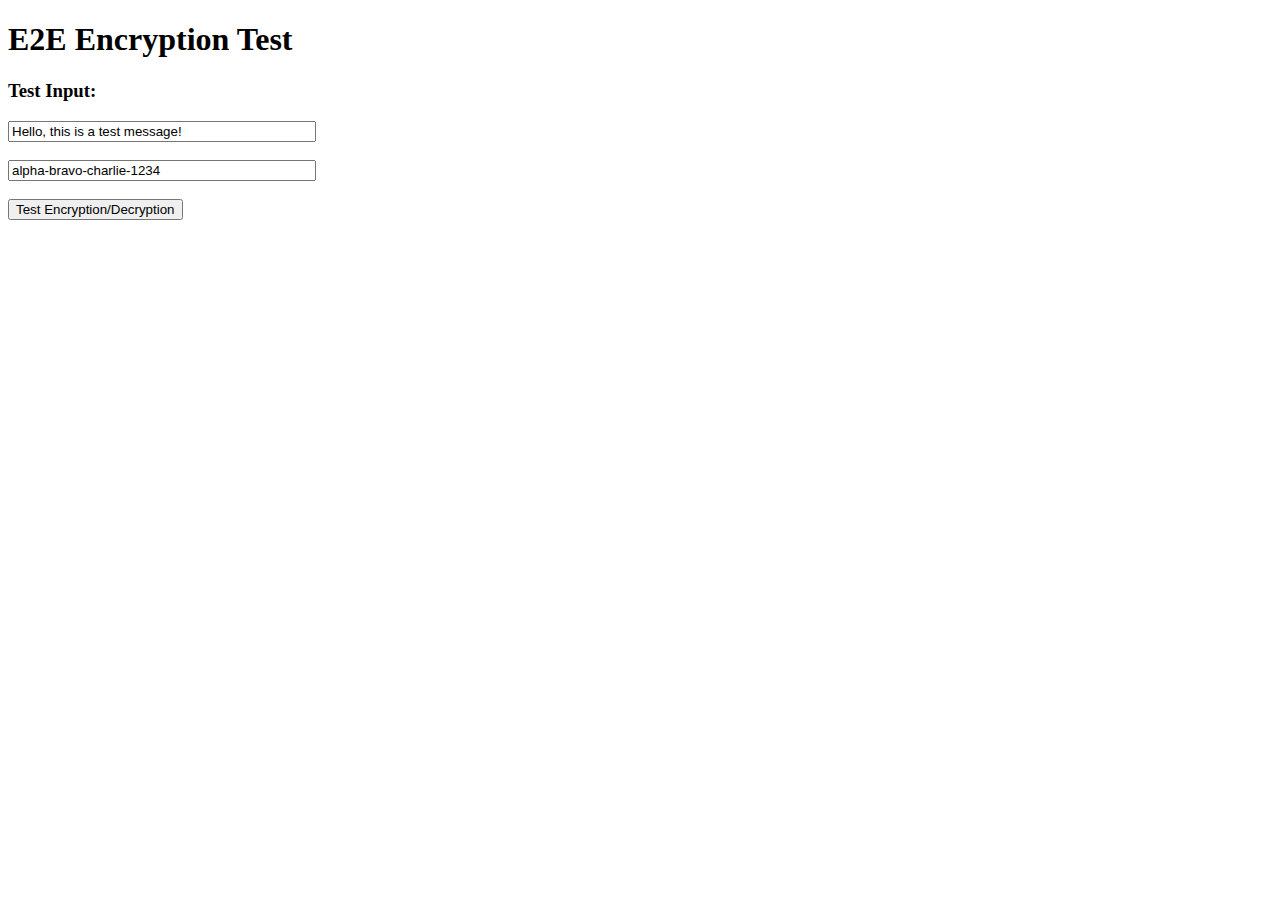
<file: test_encryption.html>
<!DOCTYPE html>
<html>
<head>
    <title>E2E Encryption Test</title>
</head>
<body>
    <h1>E2E Encryption Test</h1>
    <div>
        <h3>Test Input:</h3>
        <input type="text" id="testMessage" value="Hello, this is a test message!" style="width: 300px;">
        <br><br>
        <input type="text" id="testKey" value="alpha-bravo-charlie-1234" style="width: 300px;" placeholder="Encryption key">
        <br><br>
        <button onclick="runTest()">Test Encryption/Decryption</button>
    </div>
    
    <div id="results" style="margin-top: 20px;">
        <!-- Results will appear here -->
    </div>

    <script src="/static/crypto.js"></script>
    <script>
        async function runTest() {
            const message = document.getElementById('testMessage').value;
            const key = document.getElementById('testKey').value;
            const resultsDiv = document.getElementById('results');
            
            resultsDiv.innerHTML = '<p>Testing...</p>';
            
            try {
                console.log('🧪 Starting encryption test...');
                console.log('📝 Original message:', message);
                console.log('🔑 Test key:', key);
                
                // Test encryption
                const encrypted = await window.e2eEncryption.encrypt(message, key);
                console.log('🔐 Encrypted:', encrypted);
                
                // Test decryption
                const decrypted = await window.e2eEncryption.decrypt(encrypted, key);
                console.log('🔓 Decrypted:', decrypted);
                
                // Check if it matches
                const success = decrypted === message;
                console.log('✅ Test result:', success ? 'PASS' : 'FAIL');
                
                // Display results
                resultsDiv.innerHTML = `
                    <h3>Test Results:</h3>
                    <p><strong>Original:</strong> ${message}</p>
                    <p><strong>Encrypted:</strong> ${encrypted.substring(0, 100)}${encrypted.length > 100 ? '...' : ''}</p>
                    <p><strong>Decrypted:</strong> ${decrypted}</p>
                    <p><strong>Match:</strong> <span style="color: ${success ? 'green' : 'red'}">${success ? 'YES ✅' : 'NO ❌'}</span></p>
                    <p><strong>Encrypted Length:</strong> ${encrypted.length} characters</p>
                    <p><strong>Is Detected as Encrypted:</strong> ${window.e2eEncryption.isEncrypted(encrypted) ? 'YES' : 'NO'}</p>
                `;
                
            } catch (error) {
                console.error('❌ Test failed:', error);
                resultsDiv.innerHTML = `<p style="color: red;">Test failed: ${error.message}</p>`;
            }
        }
        
        // Auto-run test on page load
        window.addEventListener('load', () => {
            setTimeout(runTest, 1000);
        });
    </script>
</body>
</html>
</file>
